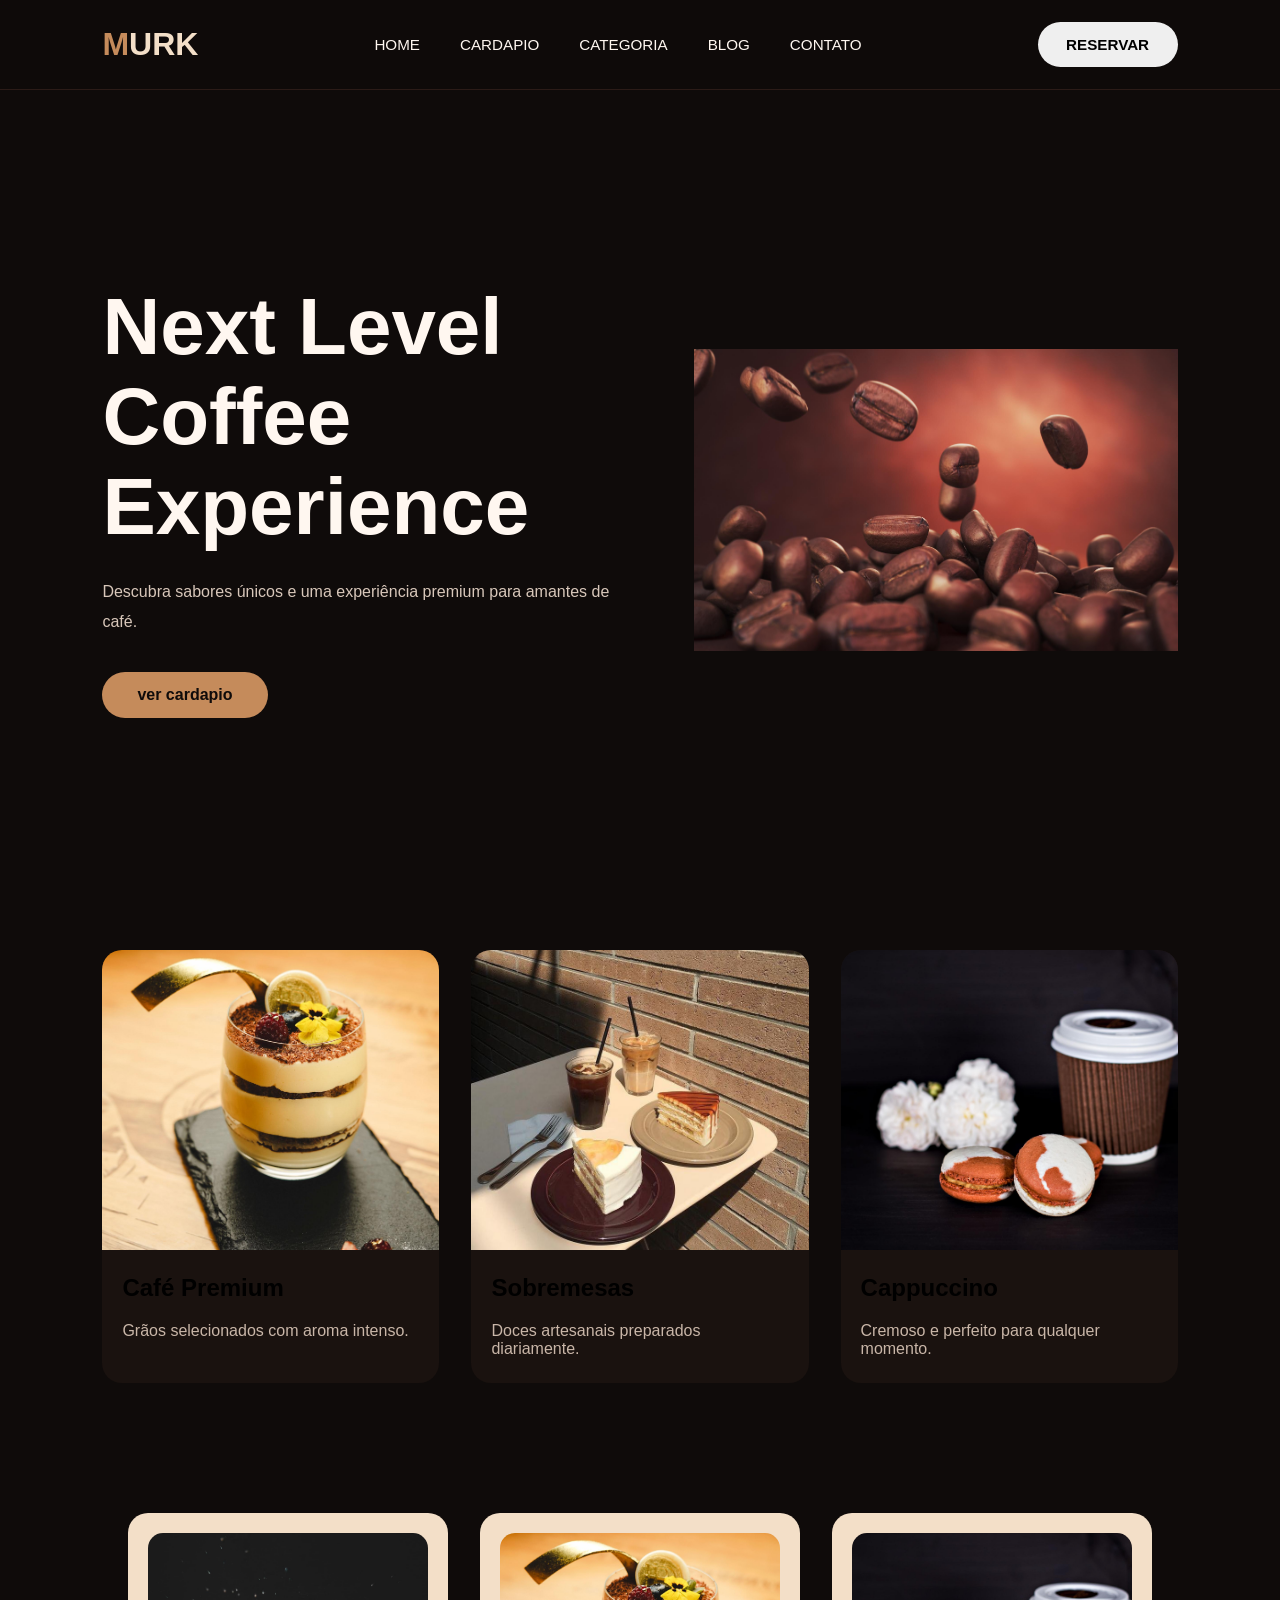
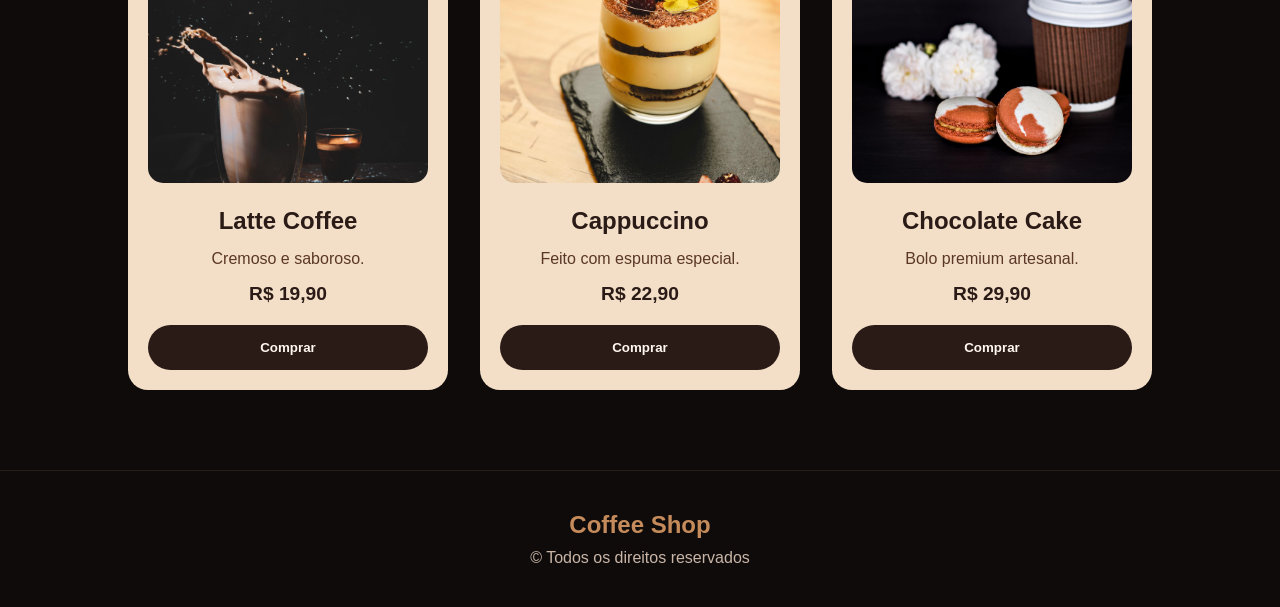
<file: index.html>
<!DOCTYPE html>
<html lang="pt-br">
<head>
    <meta charset="UTF-8">
    <meta name="viewport" content="width=device-width, initial-scale=1.0">
    <!-- css -->
    <link rel="stylesheet" href="style.css">

    <link rel="shortcut icon" href="imagem/mug-saucer-solid.png" type="image/x-icon">

    <!-- fontes -->
    <link rel="preconnect" href="https://fonts.googleapis.com">
    <link rel="preconnect" href="https://fonts.gstatic.com" crossorigin>
    <link href="https://fonts.googleapis.com/css2?family=Lato:ital,wght@0,100;0,300;0,400;0,700;0,900;1,100;1,300;1,400;1,700;1,900&family=Open+Sans:ital,wght@0,300..800;1,300..800&family=Outfit:wght@100..900&family=Roboto:ital,wght@0,100..900;1,100..900&display=swap" rel="stylesheet">

    <title>COFFE SHOP | SITE OFICIAL</title>
</head>
<body>
    <!-- HEADER -->
    <header>

        <!-- Logo -->
        <div class="logo">
            <h1><span>M</span>URK</h1>
        </div>

        <!-- MENU -->
        <nav>
            <ul>
                <li><a href="#">HOME</a></li>
                <li><a href="#">CARDAPIO</a></li>
                <li><a href="#">CATEGORIA</a></li>
                <li><a href="#">BLOG</a></li>
                <li><a href="#">CONTATO</a></li>
            </ul>
        </nav>

        <!-- BOTÃO -->
        <button>RESERVAR</button>
    
    </header>

     <!-- HERO -->
        <section class="hero">

            <!-- TEXTO -->
            <div class="hero-text">
                <h2>
                    Next Level <br>
                    Coffee Experience
                </h2>

                <p> Descubra sabores únicos e uma experiência premium
                para amantes de café.</p>

                <a href="#">ver cardapio</a>
            </div>

            <!-- IMAGEM -->
            <div class="hero-img">
                <img src="./imagem/coffe01.jpg" alt="">
            </div>
        </section>

        <!-- CARDS -->
        <section class="cards">

        <!-- CARD 1 -->
        <div class="card">

            <img src="imagem/coffe04.jpg" alt="Café">

            <h3>
                Café Premium
            </h3>

            <p>
                Grãos selecionados com aroma intenso.
            </p>

        </div>

        <!-- CARD 2 -->
        <div class="card">

            <img src="imagem/coffe06.jpg" alt="Bolo">

            <h3>
                Sobremesas
            </h3>

            <p>
                Doces artesanais preparados diariamente.
            </p>

        </div>

        <!-- CARD 3 -->
        <div class="card">

            <img src="imagem/coffe03.jpg" alt="Cappuccino">

            <h3>
                Cappuccino
            </h3>

            <p>
                Cremoso e perfeito para qualquer momento.
            </p>

        </div>

    </section>

    <!-- PRODUTOS -->
    <section class="products">

        <!-- PRODUTO 1 -->
        <div class="product-card">

            <img src="imagem/coffe07.jpg" alt="Produto">

            <h3>
                Latte Coffee
            </h3>

            <p>
                Cremoso e saboroso.
            </p>

            <span>
                R$ 19,90
            </span>

            <button>
                Comprar
            </button>

        </div>

        <!-- PRODUTO 2 -->
        <div class="product-card">

            <img src="imagem/coffe04.jpg" alt="Produto">

            <h3>
                Cappuccino
            </h3>

            <p>
                Feito com espuma especial.
            </p>

            <span>
                R$ 22,90
            </span>

            <button>
                Comprar
            </button>

        </div>

        <!-- PRODUTO 3 -->
        <div class="product-card">

            <img src="imagem/coffe03.jpg" alt="Produto">

            <h3>
                Chocolate Cake
            </h3>

            <p>
                Bolo premium artesanal.
            </p>

            <span>
                R$ 29,90
            </span>

            <button>
                Comprar
            </button>

        </div>

    </section>

    <!-- FOOTER -->
    <footer>

        <h2>
            Coffee Shop
        </h2>

        <p>
            © Todos os direitos reservados
        </p>

    </footer>
</body>
</html>
</file>
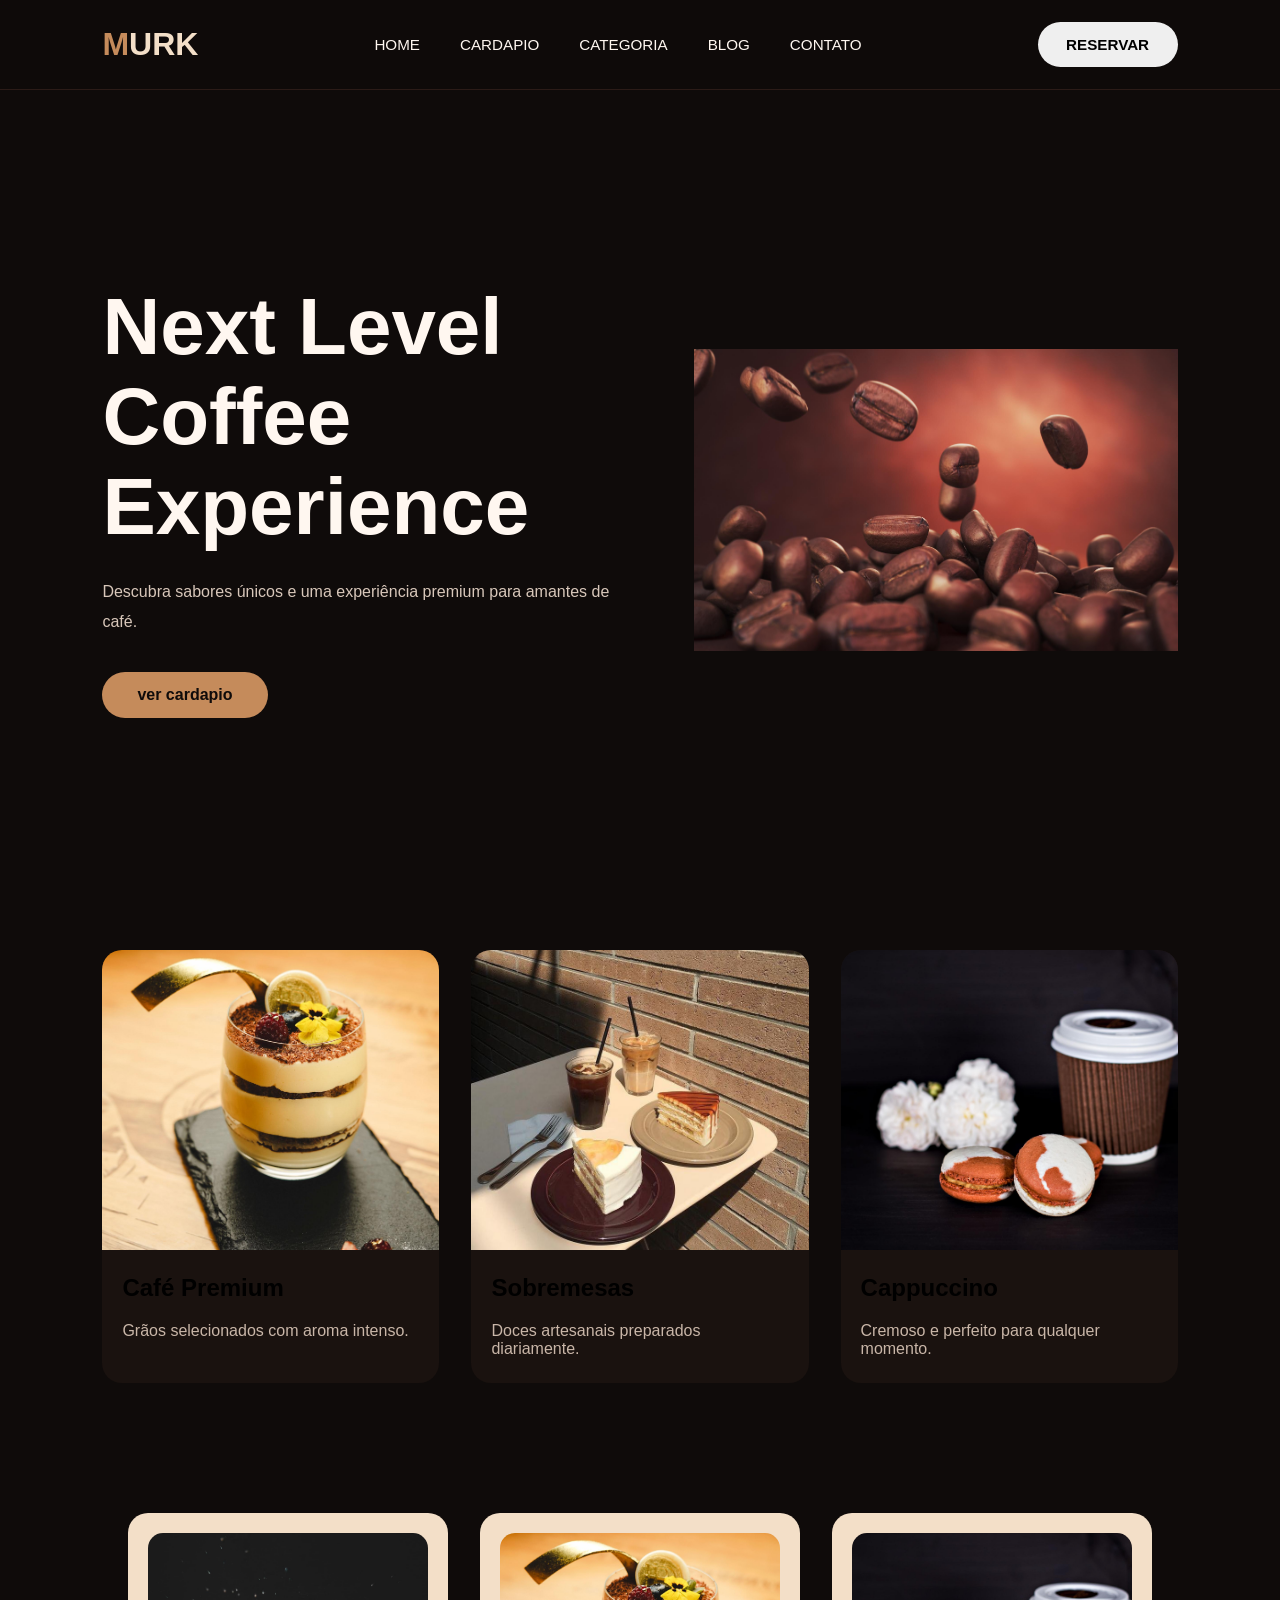
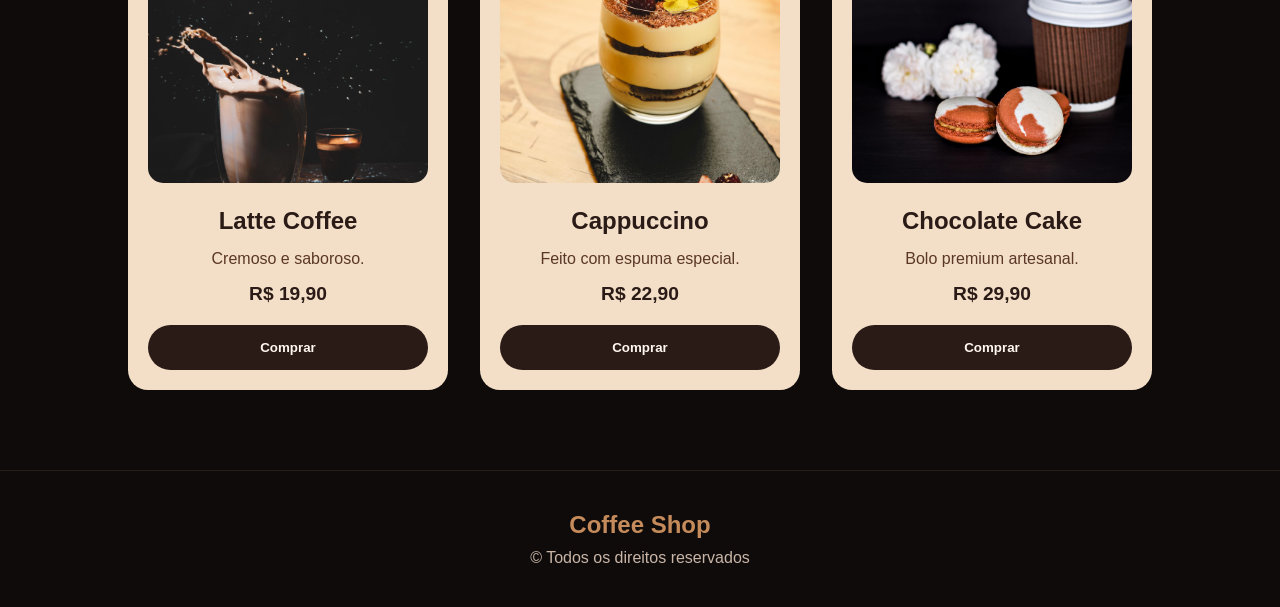
<file: coffe.html>
<!DOCTYPE html>
<html lang="pt-br">
<head>
    <meta charset="UTF-8">
    <meta name="viewport" content="width=device-width, initial-scale=1.0">
    <!-- css -->
    <link rel="stylesheet" href="coffe.css">

    <link rel="shortcut icon" href="imagem/mug-saucer-solid.png" type="image/x-icon">

    <!-- fontes -->
    <link rel="preconnect" href="https://fonts.googleapis.com">
    <link rel="preconnect" href="https://fonts.gstatic.com" crossorigin>
    <link href="https://fonts.googleapis.com/css2?family=Lato:ital,wght@0,100;0,300;0,400;0,700;0,900;1,100;1,300;1,400;1,700;1,900&family=Open+Sans:ital,wght@0,300..800;1,300..800&family=Outfit:wght@100..900&family=Roboto:ital,wght@0,100..900;1,100..900&display=swap" rel="stylesheet">

    <title>COFFE SHOP | SITE OFICIAL</title>
</head>
<body>
    <!-- HEADER -->
    <header>

        <!-- Logo -->
        <div class="logo">
            <h1><span>M</span>URK</h1>
        </div>

        <!-- MENU -->
        <nav>
            <ul>
                <li><a href="#">HOME</a></li>
                <li><a href="#">CARDAPIO</a></li>
                <li><a href="#">CATEGORIA</a></li>
                <li><a href="#">BLOG</a></li>
                <li><a href="#">CONTATO</a></li>
            </ul>
        </nav>

        <!-- BOTÃO -->
        <button>RESERVAR</button>
    
    </header>

     <!-- HERO -->
        <section class="hero">

            <!-- TEXTO -->
            <div class="hero-text">
                <h2>
                    Next Level <br>
                    Coffee Experience
                </h2>

                <p> Descubra sabores únicos e uma experiência premium
                para amantes de café.</p>

                <a href="#">ver cardapio</a>
            </div>

            <!-- IMAGEM -->
            <div class="hero-img">
                <img src="./imagem/coffe01.jpg" alt="">
            </div>
        </section>

        <!-- CARDS -->
        <section class="cards">

        <!-- CARD 1 -->
        <div class="card">

            <img src="imagem/coffe04.jpg" alt="Café">

            <h3>
                Café Premium
            </h3>

            <p>
                Grãos selecionados com aroma intenso.
            </p>

        </div>

        <!-- CARD 2 -->
        <div class="card">

            <img src="imagem/coffe06.jpg" alt="Bolo">

            <h3>
                Sobremesas
            </h3>

            <p>
                Doces artesanais preparados diariamente.
            </p>

        </div>

        <!-- CARD 3 -->
        <div class="card">

            <img src="imagem/coffe03.jpg" alt="Cappuccino">

            <h3>
                Cappuccino
            </h3>

            <p>
                Cremoso e perfeito para qualquer momento.
            </p>

        </div>

    </section>

    <!-- PRODUTOS -->
    <section class="products">

        <!-- PRODUTO 1 -->
        <div class="product-card">

            <img src="imagem/coffe07.jpg" alt="Produto">

            <h3>
                Latte Coffee
            </h3>

            <p>
                Cremoso e saboroso.
            </p>

            <span>
                R$ 19,90
            </span>

            <button>
                Comprar
            </button>

        </div>

        <!-- PRODUTO 2 -->
        <div class="product-card">

            <img src="imagem/coffe04.jpg" alt="Produto">

            <h3>
                Cappuccino
            </h3>

            <p>
                Feito com espuma especial.
            </p>

            <span>
                R$ 22,90
            </span>

            <button>
                Comprar
            </button>

        </div>

        <!-- PRODUTO 3 -->
        <div class="product-card">

            <img src="imagem/coffe03.jpg" alt="Produto">

            <h3>
                Chocolate Cake
            </h3>

            <p>
                Bolo premium artesanal.
            </p>

            <span>
                R$ 29,90
            </span>

            <button>
                Comprar
            </button>

        </div>

    </section>

    <!-- FOOTER -->
    <footer>

        <h2>
            Coffee Shop
        </h2>

        <p>
            © Todos os direitos reservados
        </p>

    </footer>
</body>
</html>
</file>
<file: style.css>
/*RESET GLOBAL*/
*{
    margin: 0;
    padding: 0;
    box-sizing: border-box;
}

/*BODY*/
body {
    font-family: 'Poppins', sans-serif;
    background-color: #0F0B0A;
}

/*HEADER*/
header{
    width: 100%;
    height: 90px;

    display: flex;
    align-items: center;
    justify-content: space-between;

    padding: 0 8%;

    position: fixed;
    top: 0;
    left: 0;

    background-color: rgba(15, 11, 10, 0.95);

    backdrop-filter: blur(10px);

    border-bottom: 1px solid #2B1B17;

    z-index: 999;
}

/*LOGO*/
.logo h1 {
    color: #F3DFC8;
    font-size: 2rem;
    font-weight: 700;
    cursor: pointer;
}

.logo span {
    color: #C58B5B;
}

/*MENU*/
nav ul {
    display: flex;
    align-items: center;
    gap: 2.5rem;

    list-style: none;
}

nav ul li a {
    text-decoration: none;
    color: #FFF7F0;

    font-size: 0.95rem;
    font-weight: 400;

    transition: 0.4s;
}

nav ul li a:hover {
    color: #C58B5B;
}

/*BOTÃO*/
header button {
    width: 140px;
    height: 45px;

    border: none;
    border-radius: 30px;

    font-size: 0.95rem;
    font-weight: 600;

    cursor: pointer;

    transition: 0.4s;
}

header button:hover {
    transform: translateY(-3px);
    background-color: #ddb18d;
}

.hero{
    width: 100%;
    min-height: 100vh;

    display: flex;
    align-items: center;
    justify-content: space-between;

    padding: 150px 8% 50px;
}

/* TEXTO HERO */

.hero-text{
    width: 50%;
}

.hero-text h2{
    font-size: 5rem;
    line-height: 90px;

    margin-bottom: 25px;

    color: #FFF7F0;
}

.hero-text p{
    font-size: 1rem;
    line-height: 30px;

    color: #d8c7ba;

    margin-bottom: 35px;
}

.hero-text a{
    display: inline-block;

    padding: 14px 35px;

    background-color: #C58B5B;
    color: #0F0B0A;

    text-decoration: none;

    border-radius: 30px;

    font-weight: 600;

    transition: 0.4s;
}

.hero-text a:hover{
    transform: translateY(-5px);

    background-color: #ddb18d;
}

/* IMAGEM HERO */

.hero-img{
    width: 45%;

    display: flex;
    justify-content: center;
}

.hero-img img{
    width: 100%;
    max-width: 550px;

    animation: float 4s ease-in-out infinite;
}

/* ANIMAÇÃO */

@keyframes float{

    0%{
        transform: translateY(0px);
    }

    50%{
        transform: translateY(-20px);
    }

    100%{
        transform: translateY(0px);
    }

}

/* =========================
CARDS
========================= */

.cards{
    width: 100%;

    display: flex;
    justify-content: center;
    gap: 2rem;

    padding: 50px 8%;
}

/* CARD */

.card{
    width: 350px;

    background-color: #1A120F;

    border-radius: 20px;

    overflow: hidden;

    transition: 0.4s;
}

.card:hover{
    transform: translateY(-10px);
}

/* IMG CARD */

.card img{
    width: 100%;
    height: 300px;

    object-fit: cover;
}

/* TEXTO CARD */

.card h3{
    font-size: 1.5rem;

    margin: 20px;
}

.card p{
    margin: 0 20px 25px;

    color: #c9b6a8;
}

/* =========================
PRODUTOS
========================= */

.products{
    width: 100%;

    display: flex;
    justify-content: center;
    gap: 2rem;

    padding: 80px 8%;

    flex-wrap: wrap;
}

/* CARD PRODUTO */

.product-card{
    width: 320px;

    background-color: #F3DFC8;

    border-radius: 20px;

    padding: 20px;

    text-align: center;

    transition: 0.4s;
}

.product-card:hover{
    transform: translateY(-10px);
}

/* IMG PRODUTO */

.product-card img{
    width: 100%;
    height: 250px;

    object-fit: cover;

    border-radius: 15px;
}

/* TEXTO */

.product-card h3{
    margin-top: 20px;

    font-size: 1.5rem;

    color: #2B1B17;
}

.product-card p{
    margin: 15px 0;

    color: #5A3726;
}

.product-card span{
    display: block;

    margin-bottom: 20px;

    font-size: 1.2rem;
    font-weight: 700;

    color: #2B1B17;
}

/* BOTÃO */

.product-card button{
    width: 100%;
    height: 45px;

    border: none;
    border-radius: 30px;

    background-color: #2B1B17;
    color: #FFF7F0;

    font-weight: 600;

    cursor: pointer;

    transition: 0.4s;
}

.product-card button:hover{
    background-color: #5A3726;
}

/* =========================
FOOTER
========================= */

footer{
    width: 100%;

    padding: 40px 8%;

    text-align: center;

    border-top: 1px solid #2B1B17;
}

footer h2{
    margin-bottom: 10px;

    color: #C58B5B;
}

footer p{
    color: #c9b6a8;
}

/*RESPONSIVEL*/
@media(max-width: 1000px){

    .hero{
        flex-direction: column;

        text-align: center;

        gap: 4rem;
    }

    .hero-text{
        width: 100%;
    }

    .hero-img{
        width: 100%;
    }

    .hero-text h2{
        font-size: 4rem;
        line-height: 70px;
    }

    .cards{
        flex-direction: column;
        align-items: center;
    }

}

@media(max-width: 900px){

    nav{
        display: none;
    }

    header{
        padding: 0 5%;
    }

}

@media(max-width: 600px){

    .hero-text h2{
        font-size: 3rem;
        line-height: 55px;
    }

    .hero-text p{
        font-size: 0.95rem;
    }

    .card{
        width: 100%;
    }

    .product-card{
        width: 100%;
    }

}
</file>
<file: coffe.css>
/*RESET GLOBAL*/

*{
    margin: 0;
    padding: 0;
    box-sizing: border-box;
}

/*BODY*/
body {
    font-family: 'Poppins', sans-serif;
    background-color: #0F0B0A;
}

/*HEADER*/
header{
    width: 100%;
    height: 90px;

    display: flex;
    align-items: center;
    justify-content: space-between;

    padding: 0 8%;

    position: fixed;
    top: 0;
    left: 0;

    background-color: rgba(15, 11, 10, 0.95);

    backdrop-filter: blur(10px);

    border-bottom: 1px solid #2B1B17;

    z-index: 999;
}

/*LOGO*/
.logo h1 {
    color: #F3DFC8;
    font-size: 2rem;
    font-weight: 700;
    cursor: pointer;
}

.logo span {
    color: #C58B5B;
}

/*MENU*/
nav ul {
    display: flex;
    align-items: center;
    gap: 2.5rem;

    list-style: none;
}

nav ul li a {
    text-decoration: none;
    color: #FFF7F0;

    font-size: 0.95rem;
    font-weight: 400;

    transition: 0.4s;
}

nav ul li a:hover {
    color: #C58B5B;
}

/*BOTÃO*/
header button {
    width: 140px;
    height: 45px;

    border: none;
    border-radius: 30px;

    font-size: 0.95rem;
    font-weight: 600;

    cursor: pointer;

    transition: 0.4s;
}

header button:hover {
    transform: translateY(-3px);
    background-color: #ddb18d;
}

.hero{
    width: 100%;
    min-height: 100vh;

    display: flex;
    align-items: center;
    justify-content: space-between;

    padding: 150px 8% 50px;
}

/* TEXTO HERO */

.hero-text{
    width: 50%;
}

.hero-text h2{
    font-size: 5rem;
    line-height: 90px;

    margin-bottom: 25px;

    color: #FFF7F0;
}

.hero-text p{
    font-size: 1rem;
    line-height: 30px;

    color: #d8c7ba;

    margin-bottom: 35px;
}

.hero-text a{
    display: inline-block;

    padding: 14px 35px;

    background-color: #C58B5B;
    color: #0F0B0A;

    text-decoration: none;

    border-radius: 30px;

    font-weight: 600;

    transition: 0.4s;
}

.hero-text a:hover{
    transform: translateY(-5px);

    background-color: #ddb18d;
}

/* IMAGEM HERO */

.hero-img{
    width: 45%;

    display: flex;
    justify-content: center;
}

.hero-img img{
    width: 100%;
    max-width: 550px;

    animation: float 4s ease-in-out infinite;
}

/* ANIMAÇÃO */

@keyframes float{

    0%{
        transform: translateY(0px);
    }

    50%{
        transform: translateY(-20px);
    }

    100%{
        transform: translateY(0px);
    }

}

/* =========================
CARDS
========================= */

.cards{
    width: 100%;

    display: flex;
    justify-content: center;
    gap: 2rem;

    padding: 50px 8%;
}

/* CARD */

.card{
    width: 350px;

    background-color: #1A120F;

    border-radius: 20px;

    overflow: hidden;

    transition: 0.4s;
}

.card:hover{
    transform: translateY(-10px);
}

/* IMG CARD */

.card img{
    width: 100%;
    height: 300px;

    object-fit: cover;
}

/* TEXTO CARD */

.card h3{
    font-size: 1.5rem;

    margin: 20px;
}

.card p{
    margin: 0 20px 25px;

    color: #c9b6a8;
}

/* =========================
PRODUTOS
========================= */

.products{
    width: 100%;

    display: flex;
    justify-content: center;
    gap: 2rem;

    padding: 80px 8%;

    flex-wrap: wrap;
}

/* CARD PRODUTO */

.product-card{
    width: 320px;

    background-color: #F3DFC8;

    border-radius: 20px;

    padding: 20px;

    text-align: center;

    transition: 0.4s;
}

.product-card:hover{
    transform: translateY(-10px);
}

/* IMG PRODUTO */

.product-card img{
    width: 100%;
    height: 250px;

    object-fit: cover;

    border-radius: 15px;
}

/* TEXTO */

.product-card h3{
    margin-top: 20px;

    font-size: 1.5rem;

    color: #2B1B17;
}

.product-card p{
    margin: 15px 0;

    color: #5A3726;
}

.product-card span{
    display: block;

    margin-bottom: 20px;

    font-size: 1.2rem;
    font-weight: 700;

    color: #2B1B17;
}

/* BOTÃO */

.product-card button{
    width: 100%;
    height: 45px;

    border: none;
    border-radius: 30px;

    background-color: #2B1B17;
    color: #FFF7F0;

    font-weight: 600;

    cursor: pointer;

    transition: 0.4s;
}

.product-card button:hover{
    background-color: #5A3726;
}

/* =========================
FOOTER
========================= */

footer{
    width: 100%;

    padding: 40px 8%;

    text-align: center;

    border-top: 1px solid #2B1B17;
}

footer h2{
    margin-bottom: 10px;

    color: #C58B5B;
}

footer p{
    color: #c9b6a8;
}

/*RESPONSIVEL*/
@media(max-width: 1000px){

    .hero{
        flex-direction: column;

        text-align: center;

        gap: 4rem;
    }

    .hero-text{
        width: 100%;
    }

    .hero-img{
        width: 100%;
    }

    .hero-text h2{
        font-size: 4rem;
        line-height: 70px;
    }

    .cards{
        flex-direction: column;
        align-items: center;
    }

}

@media(max-width: 900px){

    nav{
        display: none;
    }

    header{
        padding: 0 5%;
    }

}

@media(max-width: 600px){

    .hero-text h2{
        font-size: 3rem;
        line-height: 55px;
    }

    .hero-text p{
        font-size: 0.95rem;
    }

    .card{
        width: 100%;
    }

    .product-card{
        width: 100%;
    }

}
</file>
